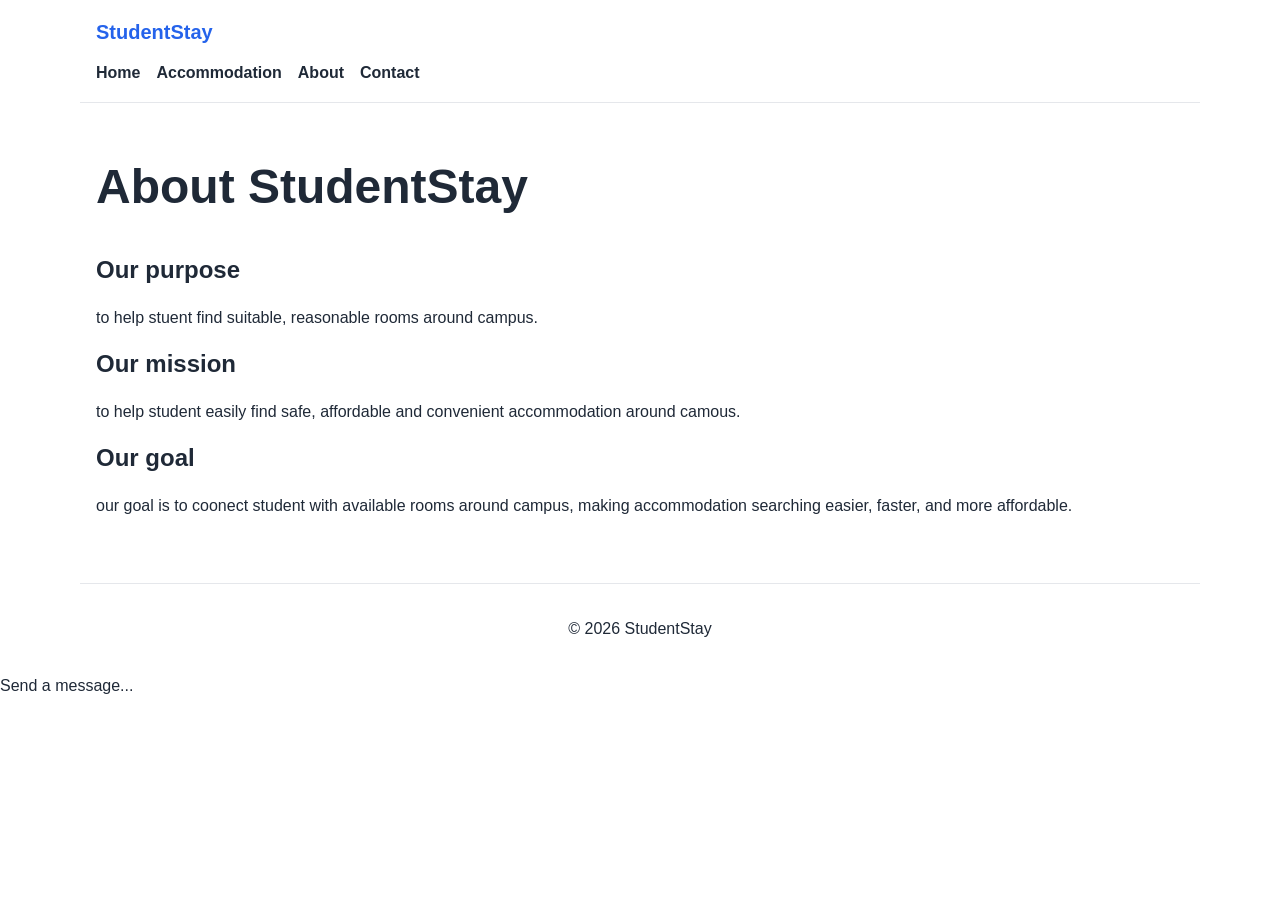
<file: about.html>
<!DOCTYPE html>
<html lang="en">
<head>
  <meta charset="UTF-8">
  <meta name="viewport" content="width=device-width, initial-scale=1">
  <title>About | StudentStay</title>
  <link rel="stylesheet" href="css/style.css">
</head>
<body>

  <header>
    <a href="index.html">StudentStay</a>
    <nav>
      <ul>
        <li><a href="index.html">Home</a></li>
        <li><a href="accommodation.html">Accommodation</a></li>
        <li><a href="about.html">About</a></li>
        <li><a href="contact.html">Contact</a></li>
      </ul>
    </nav>
  </header>
<main>
  <section>
    <h1>About StudentStay</h1>
    <h2>Our purpose</h2>
    <p>to help stuent find suitable, reasonable rooms around campus.</p>
    <h2>Our mission</h2>
    <p>to help student easily find safe, affordable and convenient accommodation around camous.</p>
    <h2>Our goal</h2>
    <p>our goal is to coonect student with available rooms around campus, making accommodation searching easier, faster, and more affordable.</p>
  </section>
</main>
  <footer>
    <p>&copy; 2026 StudentStay</p>
  </footer>

</body>
</html>

Send a message...
</file>
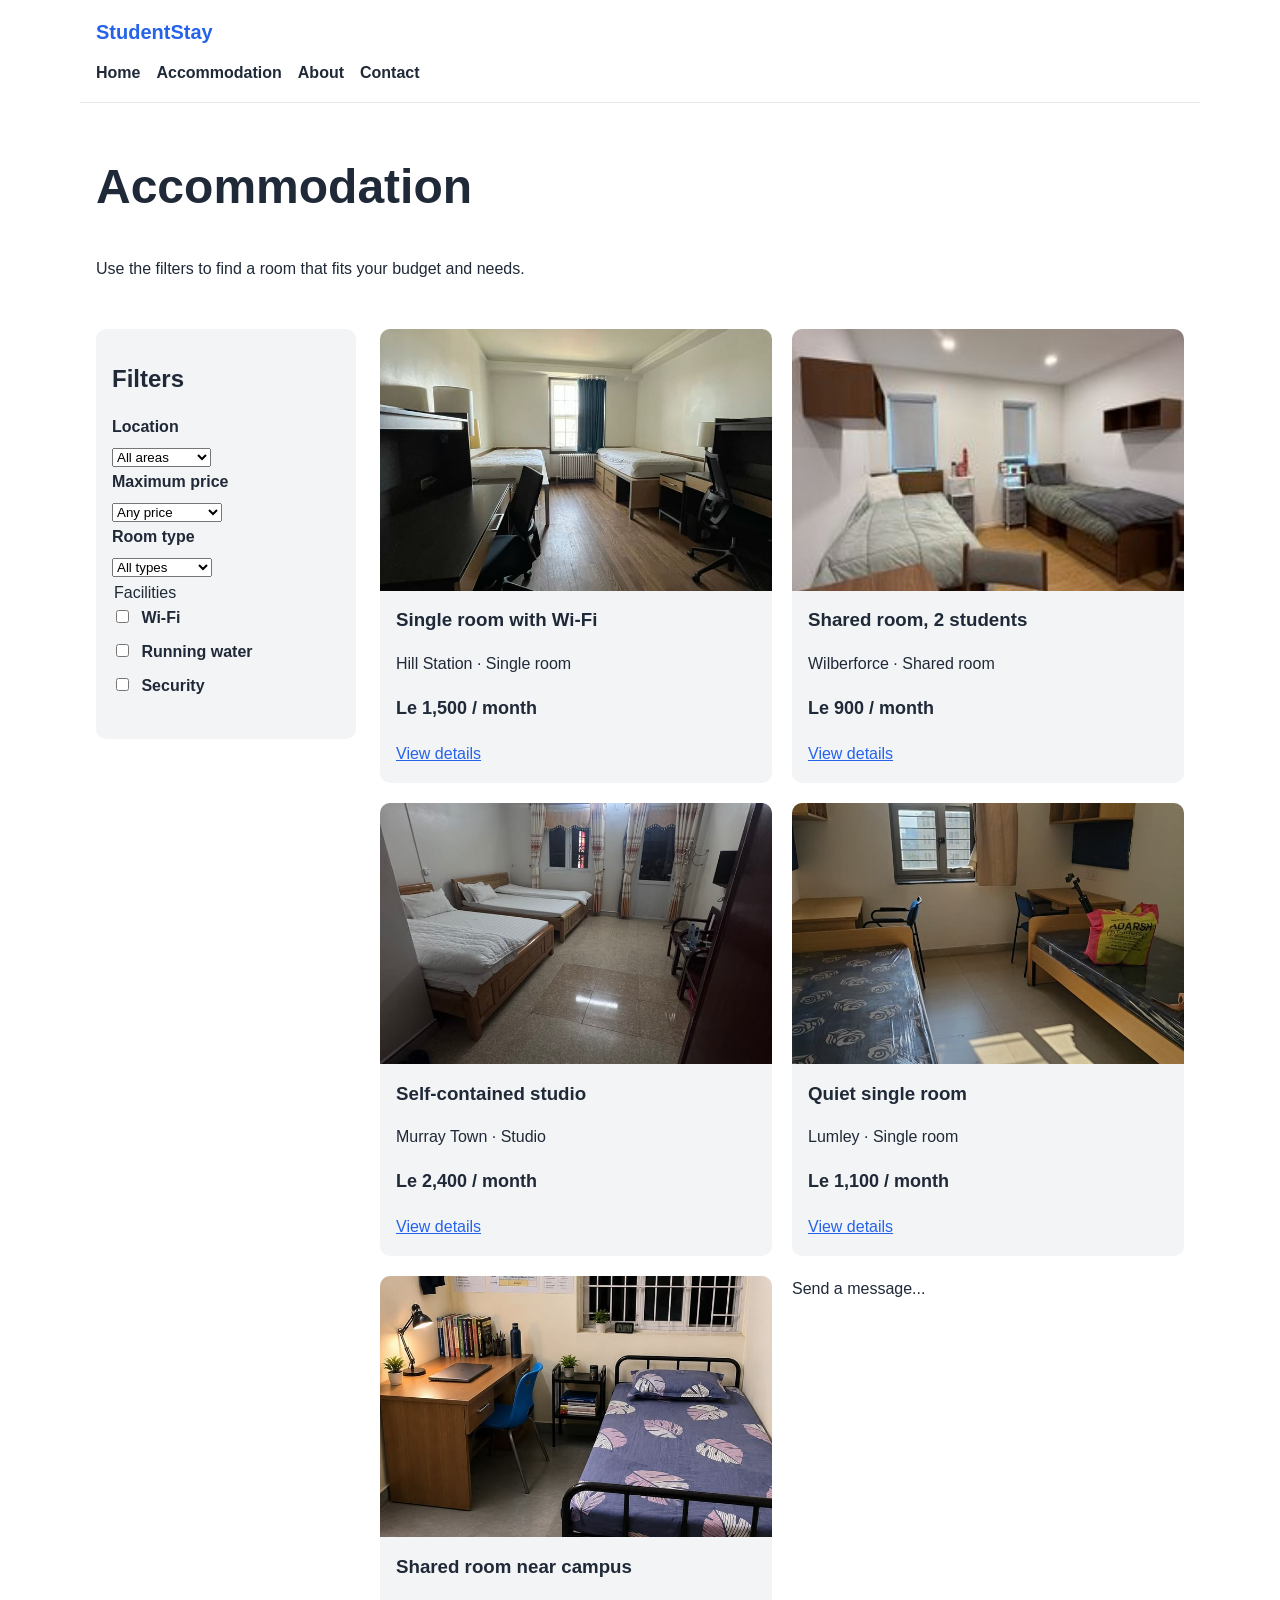
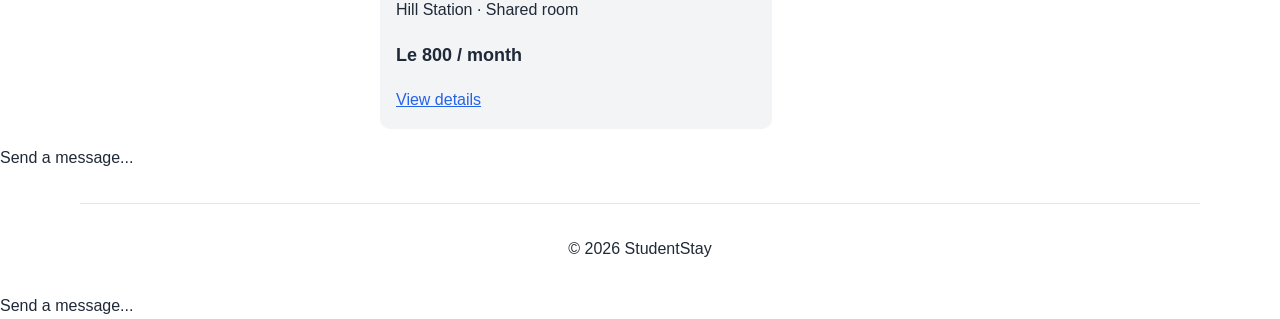
<file: accommodation.html>
<!DOCTYPE html>
<html lang="en">
<head>
  <meta charset="UTF-8">
  <meta name="viewport" content="width=device-width, initial-scale=1">
  <title>Accommodation | StudentStay</title>
  <link rel="stylesheet" href="css/style.css">
</head>
<body>

  <header>
    <a href="index.html">StudentStay</a>
    <nav>
      <ul>
        <li><a href="index.html">Home</a></li>
        <li><a href="accommodation.html">Accommodation</a></li>
        <li><a href="about.html">About</a></li>
        <li><a href="contact.html">Contact</a></li>
      </ul>
    </nav>
  </header>
<main>
  <section>
    <h1>Accommodation</h1>
    <p>Use the filters to find a room that fits your budget and needs.</p>
  </section>

  <section class="listing-layout">
    <form class="filters" aria-label="Filter accommodation">
      <h2>Filters</h2>

      <label for="f-location">Location</label>
      <select id="f-location">
        <option>All areas</option>
        <option>Hill Station</option>
        <option>Wilberforce</option>
        <option>Murray Town</option>
      </select>

      <label for="f-price">Maximum price</label>
      <select id="f-price">
        <option>Any price</option>
        <option>Up to Le 1,000</option>
        <option>Up to Le 1,500</option>
        <option>Up to Le 2,500</option>
      </select>

      <label for="f-type">Room type</label>
      <select id="f-type">
        <option>All types</option>
        <option>Single room</option>
        <option>Shared room</option>
        <option>Studio</option>
      </select>

      <fieldset>
        <legend>Facilities</legend>
        <label><input type="checkbox"> Wi-Fi</label>
        <label><input type="checkbox"> Running water</label>
        <label><input type="checkbox"> Security</label>
      </fieldset>
    </form>

    <div class="cards">
      <article>
  <img src="images/room1.jpg.jpe" alt="Single room with a bed and desk" width="600" height="400">
  <h3>Single room with Wi-Fi</h3>
  <p>Hill Station · Single room</p>
  <p class="price">Le 1,500 / month</p>
  <a href="details.html">View details</a>
</article>

<article>
  <img src="images/room2.jpg.jpe" alt="Shared room with two beds" width="600" height="400">
  <h3>Shared room, 2 students</h3>
  <p>Wilberforce · Shared room</p>
  <p class="price">Le 900 / month</p>
  <a href="details.html">View details</a>
</article>

<article>
  <img src="images/room3.jpg.jpe" alt="Self-contained studio room" width="600" height="400">
  <h3>Self-contained studio</h3>
  <p>Murray Town · Studio</p>
  <p class="price">Le 2,400 / month</p>
  <a href="details.html">View details</a>
</article>

<article>
  <img src="images/room4.jpg.jpe" alt="Quiet single room" width="600" height="400">
  <h3>Quiet single room</h3>
  <p>Lumley · Single room</p>
  <p class="price">Le 1,100 / month</p>
  <a href="details.html">View details</a>
</article>

<article>
  <img src="images/room5.jpg.jpe" alt="Shared room near campus" width="600" height="400">
  <h3>Shared room near campus</h3>
  <p>Hill Station · Shared room</p>
  <p class="price">Le 800 / month</p>
  <a href="details.html">View details</a>
</article>


Send a message...


    </div>
  </section>
</main>

Send a message...

  <footer>
    <p>&copy; 2026 StudentStay</p>
  </footer>

</body>
</html>

Send a message...
</file>
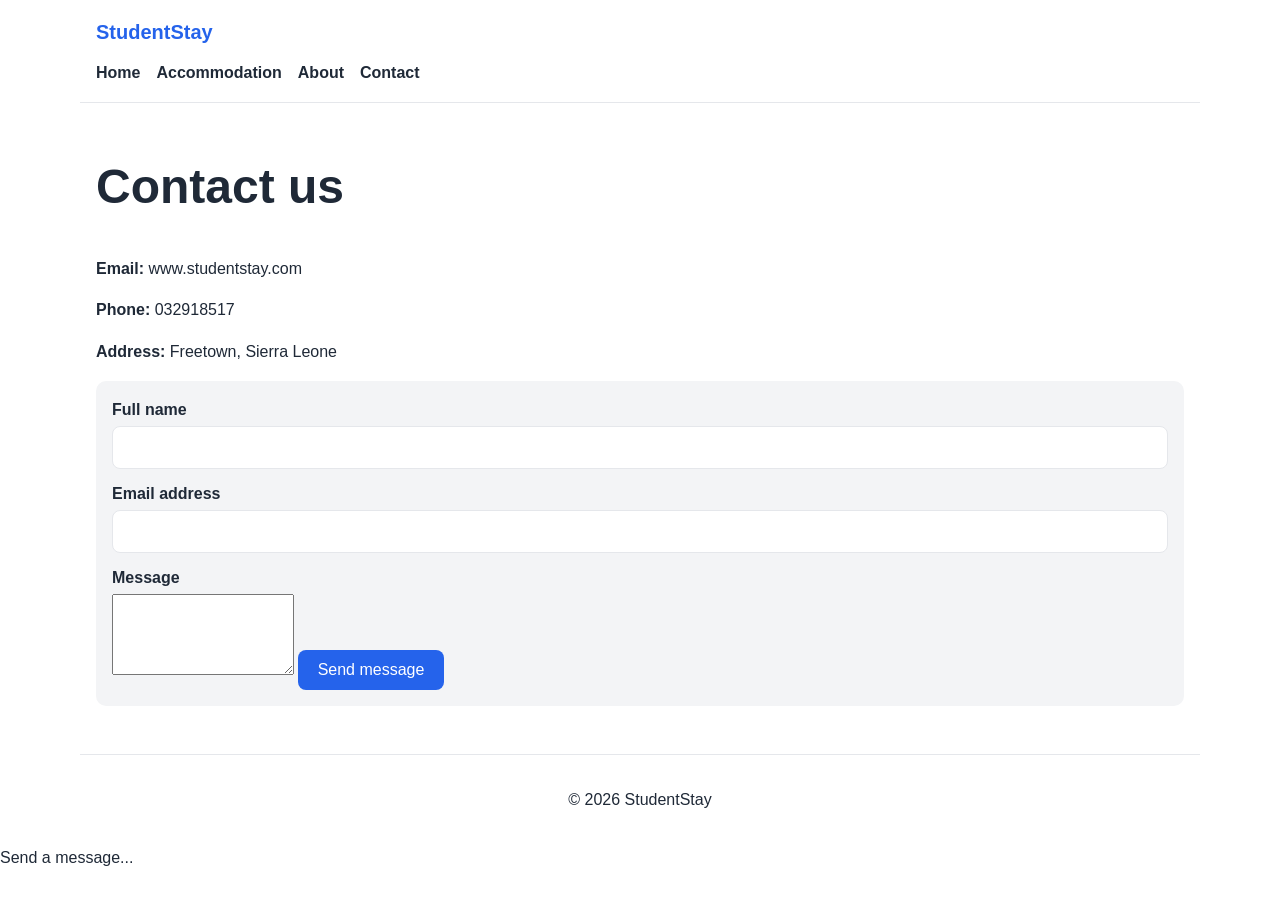
<file: contact.html>
<!DOCTYPE html>
<html lang="en">
<head>
  <meta charset="UTF-8">
  <meta name="viewport" content="width=device-width, initial-scale=1">
  <title>contact| StudentStay</title>
  <link rel="stylesheet" href="css/style.css">
</head>
<body>

  <header>
    <a href="index.html">StudentStay</a>
    <nav>
      <ul>
        <li><a href="index.html">Home</a></li>
        <li><a href="accommodation.html">Accommodation</a></li>
        <li><a href="about.html">About</a></li>
        <li><a href="contact.html">Contact</a></li>
      </ul>
    </nav>
  </header>
<main>
  <section>
    <h1>Contact us</h1>
    <p><strong>Email:</strong> www.studentstay.com</p>
    <p><strong>Phone:</strong> 032918517</p>
    <p><strong>Address:</strong> Freetown, Sierra Leone</p>

    <form class="contact-form">
      <label for="name">Full name</label>
      <input id="name" type="text" required>

      <label for="email">Email address</label>
      <input id="email" type="email" required>

      <label for="message">Message</label>
      <textarea id="message" rows="5" required></textarea>

      <button type="submit">Send message</button>
    </form>
  </section>
</main>
  <footer>
    <p>&copy; 2026 StudentStay</p>
  </footer>

</body>
</html>

Send a message...
</file>
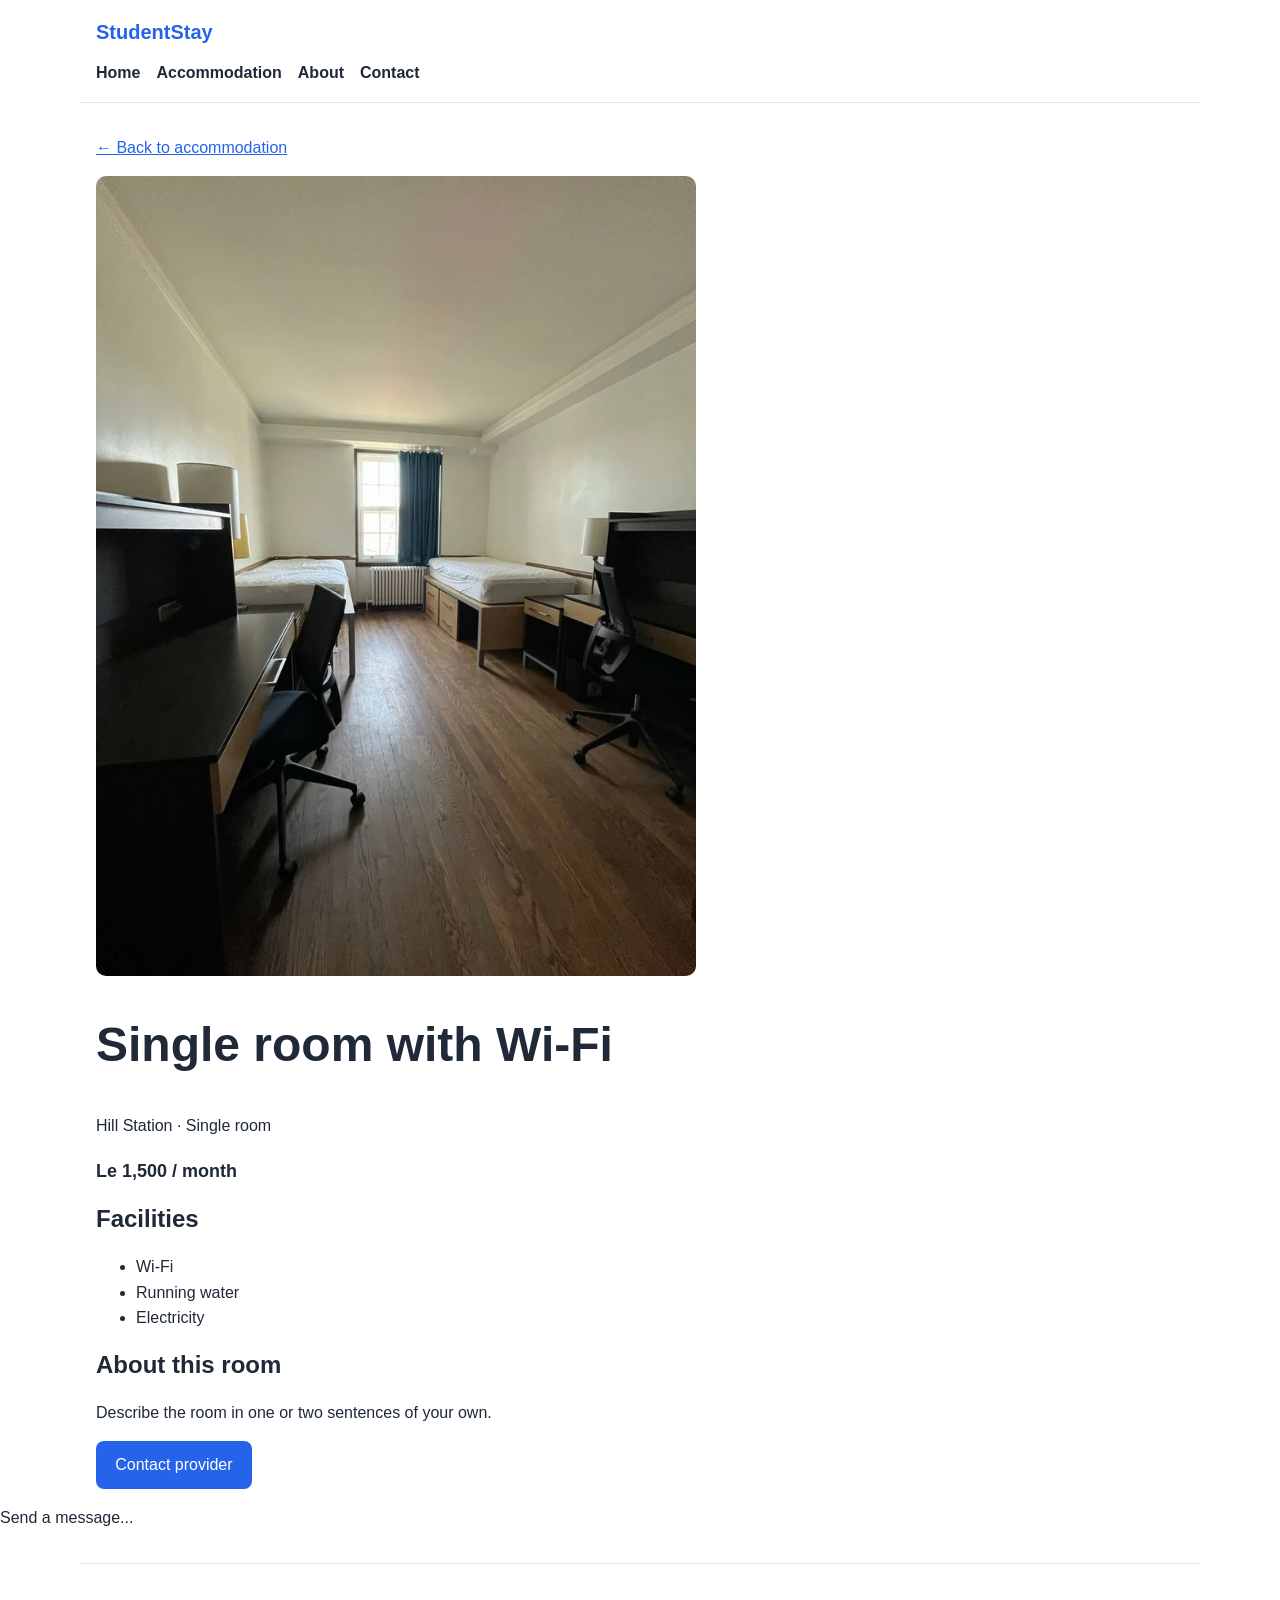
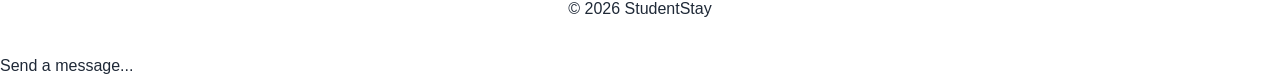
<file: details.html>
<!DOCTYPE html>
<html lang="en">
<head>
  <meta charset="UTF-8">
  <meta name="viewport" content="width=device-width, initial-scale=1">
  <title>Room details | StudentStay</title>
  <link rel="stylesheet" href="css/style.css">
</head>
<body>

  <header>
    <a href="index.html">StudentStay</a>
    <nav>
      <ul>
        <li><a href="index.html">Home</a></li>
        <li><a href="accommodation.html">Accommodation</a></li>
        <li><a href="about.html">About</a></li>
        <li><a href="contact.html">Contact</a></li>
      </ul>
    </nav>
  </header>
<main>
  <section>
    <p><a href="accommodation.html">&larr; Back to accommodation</a></p>
    <img class="detail-photo" src="images/room1.jpg.jpe" alt="Single room with a bed and desk" width="600" height="400">
    <h1>Single room with Wi-Fi</h1>
    <p>Hill Station · Single room</p>
    <p class="price">Le 1,500 / month</p>

    <h2>Facilities</h2>
    <ul>
      <li>Wi-Fi</li>
      <li>Running water</li>
      <li>Electricity</li>
    </ul>
 <h2>About this room</h2>
    <p>Describe the room in one or two sentences of your own.</p>
    <a class="button-link" href="contact.html">Contact provider</a>
  </section>
</main>

Send a message...
  <footer>
    <p>&copy; 2026 StudentStay</p>
  </footer>

</body>
</html>

Send a message...
</file>
<file: css/style.css>
/* ---------- Colours (from my Figma design) ---------- */
:root {
  --blue: #2563EB;
  --blue-dark: #1D4ED8;
  --ink: #1F2937;
  --muted: #4B5563;
  --card: #F3F4F6;
  --line: #E5E7EB;
}

/* ---------- Base ---------- */
* { box-sizing: border-box; }

body {
  margin: 0;
  font-family: Arial, sans-serif;
  color: var(--ink);
  line-height: 1.6;
}

img { max-width: 100%; height: auto; display: block; }
a { color: var(--blue); }
h1, h2, h3 { line-height: 1.2; }

/* ---------- Layout width ---------- */
header, main > section, footer {
  max-width: 1120px;
  margin: 0 auto;
  padding: 1rem;
}

/* ---------- Header and navigation ---------- */
header { border-bottom: 1px solid var(--line); }

header > a {
  font-weight: bold;
  font-size: 1.25rem;
  text-decoration: none;
}

nav ul {
  list-style: none;
  padding: 0;
  margin: .75rem 0 0;
  display: flex;
  flex-wrap: wrap;
  gap: 1rem;
}

nav a { color: var(--ink); text-decoration: none; font-weight: bold; }
nav a:hover { color: var(--blue); }

/* ---------- Hero ---------- */
.hero { background: var(--card); }
.hero form { margin-top: 1.5rem; }
.hero label { display: block; margin-bottom: .25rem; font-weight: bold; }

input {
  padding: .7rem;
  border: 1px solid var(--line);
  border-radius: 8px;
  font-size: 1rem;
  width: 100%;
  margin-bottom: .75rem;
}

button {
  background: var(--blue);
  color: #fff;
  border: 0;
  border-radius: 8px;
  padding: .7rem 1.2rem;
  font-size: 1rem;
  cursor: pointer;
}

button:hover { background: var(--blue-dark); }

/* ---------- Room cards ---------- */
.cards {
  display: grid;
  grid-template-columns: 1fr;
  gap: 1.25rem;
}

article {
  background: var(--card);
  border-radius: 10px;
  overflow: hidden;
  padding-bottom: 1rem;
}

article img {
  width: 100%;
  aspect-ratio: 3 / 2;
  object-fit: cover;
}

article h3, article p, article a {
  margin-left: 1rem;
  margin-right: 1rem;
}

.price { font-weight: bold; font-size: 1.125rem; }

/* ---------- Footer ---------- */
footer {
  border-top: 1px solid var(--line);
  text-align: center;
  margin-top: 2rem;
}

Send a message...

/* ---------- Forms and extra pages ---------- */
select, textarea {
  width: 100%;
  padding: .7rem;
  border: 1px solid var(--line);
  border-radius: 8px;
  font-size: 1rem;
  margin-bottom: .75rem;
}

.filters, .contact-form {
  background: var(--card);
  padding: 1rem;
  border-radius: 10px;
}

.filters label, .contact-form label {
  display: block;
  font-weight: bold;
  margin-bottom: .25rem;
}

fieldset { border: 0; padding: 0; margin: 0 0 1rem; }
fieldset label { font-weight: normal; }
fieldset input { width: auto; margin-right: .5rem; }

.detail-photo { border-radius: 10px; margin-bottom: 1rem; }

.button-link {
  display: inline-block;
  background: var(--blue);
  color: #fff;
  padding: .7rem 1.2rem;
  border-radius: 8px;
  text-decoration: none;
}

Send a message...

/* ---------- Tablet: 768px and up ---------- */
@media (min-width: 768px) {
  h1 { font-size: 2.5rem; }

  header {
    display: flex;
    justify-content: space-between;
    align-items: center;
  }

  nav ul { margin: 0; }

  .hero form {
    display: flex;
    gap: .75rem;
    align-items: end;
  }

  .hero form label { display: none; }
  .hero form input { margin-bottom: 0; }

  .cards { grid-template-columns: repeat(2, 1fr); }
}

/* ---------- Desktop: 1024px and up ---------- */
@media (min-width: 1024px) {
  h1 { font-size: 3rem; }

  .hero { padding-top: 3rem; padding-bottom: 3rem; }

  .cards { grid-template-columns: repeat(3, 1fr); }

  .listing-layout {
    display: grid;
    grid-template-columns: 260px 1fr;
    gap: 1.5rem;
    align-items: start;
  }

  .listing-layout .cards { grid-template-columns: repeat(2, 1fr); }
}

Send a message...
</file>
